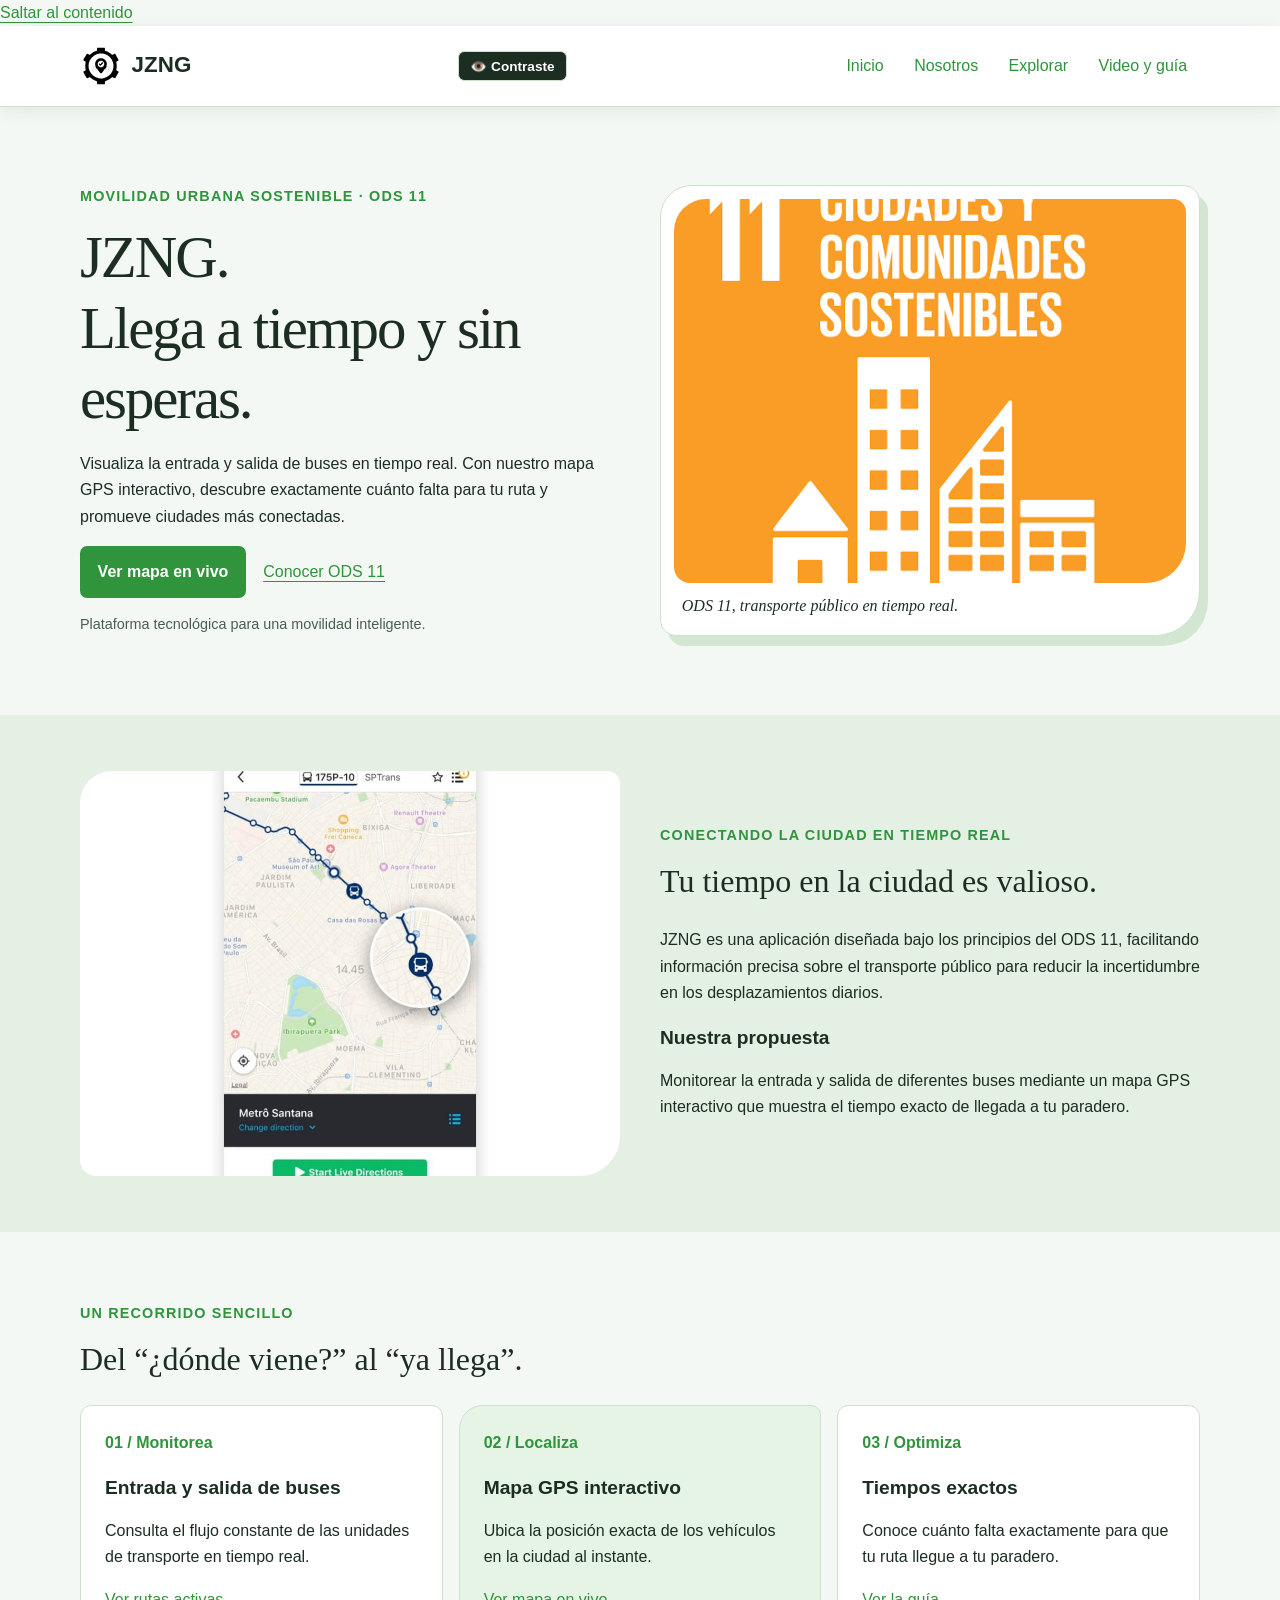
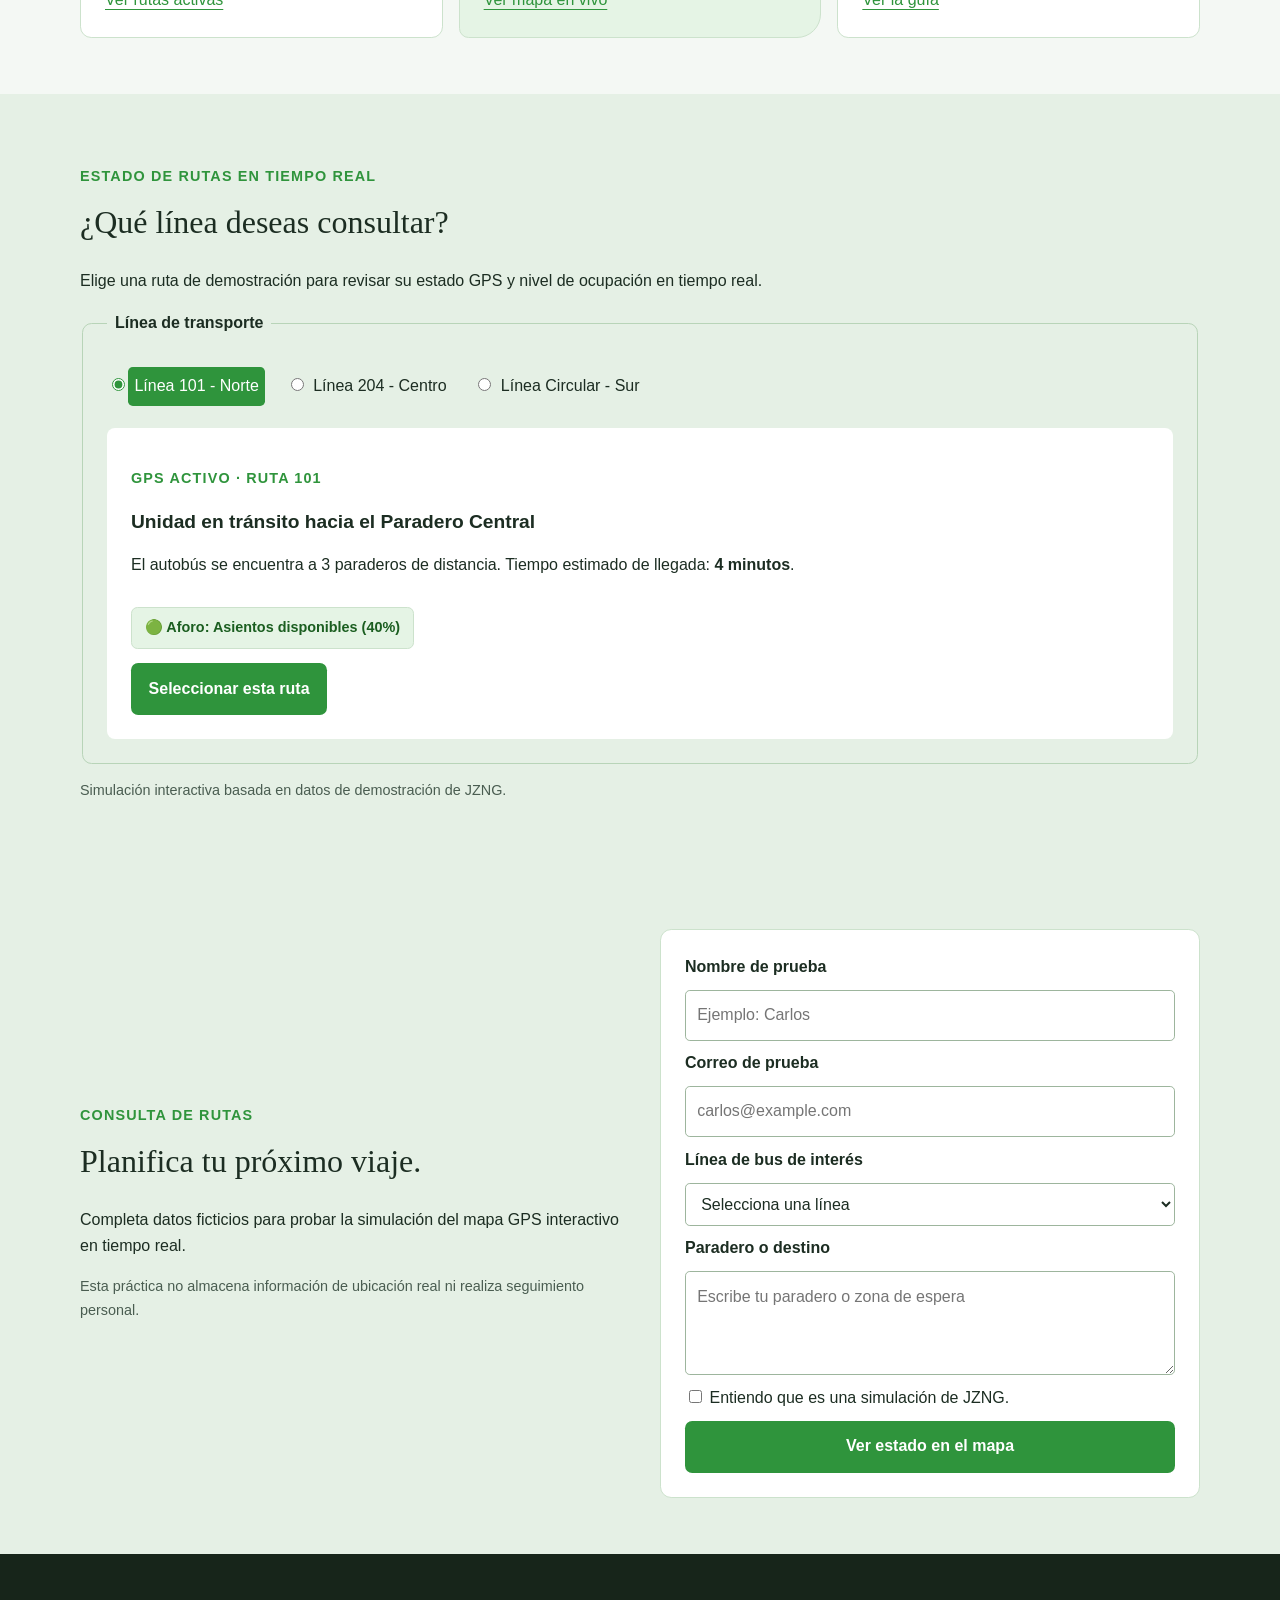
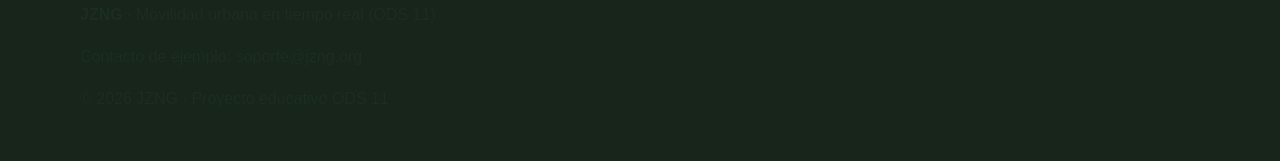
<file: index.html>
<!DOCTYPE html>
<html lang="es">

<head>
  <meta charset="UTF-8">
  <meta name="viewport" content="width=device-width, initial-scale=1.0">
  <title>Inicio | JZNG</title>
  <link rel="stylesheet" href="css/estilos.css">
  <link rel="icon" type="image/svg+xml" href="iconos/favicon.svg">
  <!-- Script principal del menú y la accesibilidad con defer -->
  <script src="js/menu.js" defer></script>
</head>

<body>
  <a class="saltar" href="#contenido">Saltar al contenido</a>
  
  <header class="cabecera">
    <div class="contenedor barra">
      <a class="marca" href="index.html"><img src="iconos/favicon.svg" alt="" width="42" height="42">JZNG</a>
      
      <!-- NUEVA FUNCIONALIDAD: Botón de Modo Accesible / Alto Contraste -->
      <button id="boton-contraste" aria-label="Activar alto contraste" class="boton-contraste" title="Alto contraste">
        👁️ Contraste
      </button>

      <!-- Botón de menú móvil -->
      <button id="boton-menu" aria-expanded="false" aria-label="Abrir menú" class="boton-hamburguesa">
        <span id="texto-menu">Menú</span>
      </button>

      <!-- Navegación principal (comienza oculta en móvil mediante el atributo hidden) -->
      <nav id="navegacion" aria-label="Navegación principal" hidden>
        <ul class="menu">
          <li><a href="index.html#inicio">Inicio</a></li>
          <li><a href="index.html#nosotros">Nosotros</a></li>
          <li>
            <details id="resolver" class="desplegable">
              <summary>Explorar</summary>
              <ul class="submenu">
                <li><a href="index.html#servicios">Funciones</a></li>
                <li><a href="index.html#orientador">Mapa GPS</a></li>
                <li><a href="index.html#contacto">Consultar ruta</a></li>
              </ul>
            </details>
          </li>
          <li><a href="recursos.html">Video y guía</a></li>
        </ul>
      </nav>
    </div>
  </header>

  <main id="contenido">
    <section id="inicio" class="hero contenedor dos-columnas" aria-labelledby="titulo">
      <div>
        <p class="etiqueta">MOVILIDAD URBANA SOSTENIBLE · ODS 11</p>
        <h1 id="titulo">JZNG.<br>Llega a tiempo y sin esperas.</h1>
        <p>Visualiza la entrada y salida de buses en tiempo real. Con nuestro mapa GPS interactivo, descubre exactamente cuánto falta para tu ruta y promueve ciudades más conectadas.</p>
        <a class="boton" href="#orientador">Ver mapa en vivo</a>
        <a class="enlace" href="recursos.html">Conocer ODS 11</a>
        <p class="nota">Plataforma tecnológica para una movilidad inteligente.</p>
      </div>
      <figure class="postal"><img class="foto" src="imagenes/ods11.png" alt="Movilidad urbana sostenible con JZNG" width="1200" height="1000">
        <figcaption>ODS 11, transporte público en tiempo real.</figcaption>
      </figure>
    </section>
    
    <section id="nosotros" class="seccion fondo">
      <div class="contenedor dos-columnas">
        <img class="foto" src="imagenes/feria.jpeg" alt="Red de transporte público en la ciudad" width="1000" height="667" loading="lazy">
        <div>
          <p class="etiqueta">Conectando la ciudad en tiempo real</p>
          <h2>Tu tiempo en la ciudad es valioso.</h2>
          <p>JZNG es una aplicación diseñada bajo los principios del ODS 11, facilitando información precisa sobre el transporte público para reducir la incertidumbre en los desplazamientos diarios.</p>
          <h3>Nuestra propuesta</h3>
          <p>Monitorear la entrada y salida de diferentes buses mediante un mapa GPS interactivo que muestra el tiempo exacto de llegada a tu paradero.</p>
        </div>
      </div>
    </section>

    <section id="servicios" class="seccion contenedor">
      <p class="etiqueta">Un recorrido sencillo</p>
      <h2>Del “¿dónde viene?” al “ya llega”.</h2>
      <div class="tarjetas">
        <article class="tarjeta"><span class="numero">01 / Monitorea</span>
          <h3>Entrada y salida de buses</h3>
          <p>Consulta el flujo constante de las unidades de transporte en tiempo real.</p><a href="#orientador">Ver rutas activas</a>
        </article>
        <article class="tarjeta"><span class="numero">02 / Localiza</span>
          <h3>Mapa GPS interactivo</h3>
          <p>Ubica la posición exacta de los vehículos en la ciudad al instante.</p><a href="#contacto">Ver mapa en vivo</a>
        </article>
        <article class="tarjeta"><span class="numero">03 / Optimiza</span>
          <h3>Tiempos exactos</h3>
          <p>Conoce cuánto falta exactamente para que tu ruta llegue a tu paradero.</p><a href="recursos.html">Ver la guía</a>
        </article>
      </div>
    </section>

    <!-- SECCIÓN ORIENTADOR CON INDICADOR DE AFORO -->
    <section id="orientador" class="seccion fondo">
      <div class="contenedor">
        <p class="etiqueta">Estado de rutas en tiempo real</p>
        <h2>¿Qué línea deseas consultar?</h2>
        <p>Elige una ruta de demostración para revisar su estado GPS y nivel de ocupación en tiempo real.</p>
        
        <fieldset class="orientador">
          <legend>Línea de transporte</legend>
          <input type="radio" name="objeto" id="mochila" checked><label for="mochila">Línea 101 - Norte</label>
          <input type="radio" name="objeto" id="libreta"><label for="libreta">Línea 204 - Centro</label>
          <input type="radio" name="objeto" id="abrigo"><label for="abrigo">Línea Circular - Sur</label>
          
          <div class="resultados">
            <div class="respuesta mochila">
              <p class="etiqueta">GPS Activo · Ruta 101</p>
              <h3>Unidad en tránsito hacia el Paradero Central</h3>
              <p>El autobús se encuentra a 3 paraderos de distancia. Tiempo estimado de llegada: <strong>4 minutos</strong>.</p>
              <p class="ocupacion disponible">🟢 Aforo: <strong>Asientos disponibles (40%)</strong></p>
            </div>
            
            <div class="respuesta libreta">
              <p class="etiqueta">GPS Activo · Ruta 204</p>
              <h3>Autobús próximo a salir del terminal sur</h3>
              <p>La unidad está completando su pausa programada. Tiempo estimado de llegada a tu ubicación: <strong>9 minutos</strong>.</p>
              <p class="ocupacion moderado">🟡 Aforo: <strong>Tráfico moderado / Parcial (75%)</strong></p>
            </div>
            
            <div class="respuesta abrigo">
              <p class="etiqueta">GPS Activo · Línea Circular</p>
              <h3>Vehículo circulando con normalidad</h3>
              <p>Tránsito fluido en la vía principal. Tiempo estimado de llegada al siguiente punto: <strong>2 minutos</strong>.</p>
              <p class="ocupacion lleno">🔴 Aforo: <strong>Unidad llena / Sin asientos (95%)</strong></p>
            </div>
            
            <a class="boton" href="#contacto">Seleccionar esta ruta</a>
          </div>
        </fieldset>
        <p class="nota">Simulación interactiva basada en datos de demostración de JZNG.</p>
      </div>
    </section>

    <section id="contacto" class="seccion fondo">
      <div class="contenedor dos-columnas">
        <div>
          <p class="etiqueta">Consulta de rutas</p>
          <h2>Planifica tu próximo viaje.</h2>
          <p>Completa datos ficticios para probar la simulación del mapa GPS interactivo en tiempo real.</p>
          <p class="nota">Esta práctica no almacena información de ubicación real ni realiza seguimiento personal.</p>
        </div>
        
        <form action="confirmacion.html" method="get" class="formulario">
          <label for="nombre">Nombre de prueba</label><input id="nombre" type="text" required maxlength="60" placeholder="Ejemplo: Carlos" autocomplete="off">
          <label for="correo">Correo de prueba</label><input id="correo" type="email" required placeholder="carlos@example.com" autocomplete="off">
          <label for="actividad">Línea de bus de interés</label><select id="actividad" required>
            <option value="">Selecciona una línea</option>
            <option>Línea 101 - Norte</option>
            <option>Línea 204 - Centro</option>
            <option>Línea Circular - Sur</option>
          </select>
          <label for="detalle">Paradero o destino</label><textarea id="detalle" required minlength="8" maxlength="240" rows="3" placeholder="Escribe tu paradero o zona de espera"></textarea>
          <div><input id="acepto" type="checkbox" required> <label for="acepto">Entiendo que es una simulación de JZNG.</label>
          </div>
          <button type="submit" class="boton">Ver estado en el mapa</button>
        </form>
      </div>
    </section>
  </main>

  <footer class="pie">
    <div class="contenedor">
      <p><strong>JZNG</strong> · Movilidad urbana en tiempo real (ODS 11)</p>
      <p>Contacto de ejemplo: soporte@jzng.org</p>
      <p>© 2026 JZNG · Proyecto educativo ODS 11</p>
    </div>
  </footer>
</body>

</html>
</file>
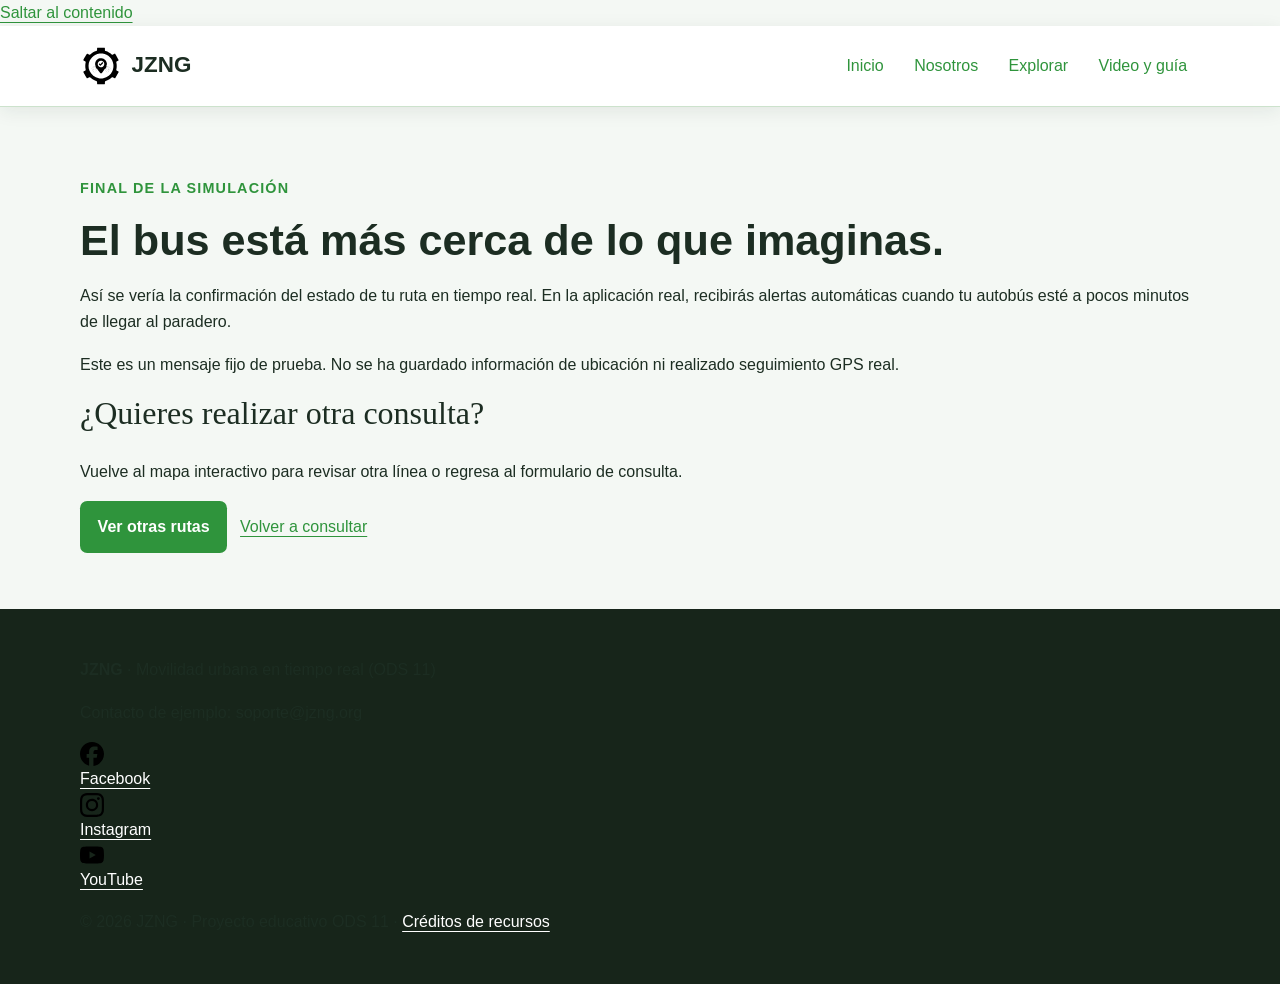
<file: confirmacion.html>
<!DOCTYPE html>
<html lang="es">

<head>
  <meta charset="UTF-8">
  <!-- PASO 1: permite que el navegador use el ancho real del celular. -->
  <meta name="viewport" content="width=device-width, initial-scale=1.0">
  <title>Siguiente paso | JZNG</title>
  <!-- PASO 2: conectar este HTML con el archivo CSS compartido. -->
  <link rel="stylesheet" href="css/estilos.css">
  <!-- Este icono aparece en la pestaña del navegador. -->
  <link rel="icon" type="image/svg+xml" href="iconos/favicon.svg">
</head>

<body>
  <a class="saltar" href="#contenido">Saltar al contenido</a>
  <!-- PASO 3: este header permanece visible con position: sticky en CSS. -->
  <header class="cabecera">
    <div class="contenedor barra">
      <a class="marca" href="index.html"><img src="iconos/favicon.svg" alt="" width="42" height="42">JZNG</a>
      <!-- PASO 4: la lista principal se ordena horizontalmente con Flexbox. -->
      <nav aria-label="Navegación principal">
        <ul class="menu">
          <li><a href="index.html#inicio">Inicio</a></li>
          <li><a href="index.html#nosotros">Nosotros</a></li>
          <li>
            <!-- details abre el submenú con clic, Enter o toque; no necesita JS. -->
            <details class="desplegable">
              <summary>Explorar</summary>
              <!-- Esta lista es el menú vertical desplegable. -->
              <ul class="submenu">
                <li><a href="index.html#servicios">Funciones</a></li>
                <li><a href="index.html#orientador">Mapa GPS</a></li>
                <li><a href="index.html#contacto">Consultar ruta</a></li>
              </ul>
            </details>
          </li>
          <li><a href="recursos.html">Video y guía</a></li>
        </ul>
      </nav>
    </div>
  </header>
  <main id="contenido" class="contenedor seccion">
    <section class="confirmacion" aria-labelledby="confirmado">
      <p class="etiqueta">Final de la simulación</p>
      <h1 id="confirmado">El bus está más cerca de lo que imaginas.</h1>
      <p>Así se vería la confirmación del estado de tu ruta en tiempo real. En la aplicación real, recibirás alertas automáticas cuando tu autobús esté a pocos minutos de llegar al paradero.</p>
      <p>Este es un mensaje fijo de prueba. No se ha guardado información de ubicación ni realizado seguimiento GPS real.</p>
      <h2>¿Quieres realizar otra consulta?</h2>
      <p>Vuelve al mapa interactivo para revisar otra línea o regresa al formulario de consulta.</p><a class="boton"
        href="index.html#orientador">Ver otras rutas</a><a class="enlace" href="index.html#contacto">Volver a consultar</a>
    </section>
  </main>
  <!-- PASO FINAL: pie compartido por las páginas del sitio. -->
  <footer class="pie">
    <div class="contenedor">
      <p><strong>JZNG</strong> · Movilidad urbana en tiempo real (ODS 11)</p>
      <p>Contacto de ejemplo: soporte@jzng.org</p>
      <nav class="redes" aria-label="Redes sociales de referencia">
        <!-- Son páginas generales de las redes; reemplazar por cuentas del proyecto. -->
        <a href="https://www.facebook.com/" target="_blank" rel="noopener noreferrer"><img src="iconos/facebook.svg"
            alt="" width="24" height="24">Facebook</a>
        <a href="https://www.instagram.com/" target="_blank" rel="noopener noreferrer"><img src="iconos/instagram.svg"
            alt="" width="24" height="24">Instagram</a>
        <a href="https://www.youtube.com/" target="_blank" rel="noopener noreferrer"><img src="iconos/youtube.svg"
            alt="" width="24" height="24">YouTube</a>
      </nav>
      <p>© 2026 JZNG · Proyecto educativo ODS 11 · <a href="FUENTES.txt">Créditos de recursos</a></p>
    </div>
  </footer>
</body>

</html>
</file>
<file: css/estilos.css>
/* PASO 1. El ancho incluye padding y borde: facilita calcular tamaños. */
* {
  box-sizing: border-box;
}

/* PASO 2. Estilos generales que heredan los textos. */
body {
  margin: 0;
  font-family: Arial, sans-serif;
  color: #1c2d22; /* Color de texto oscuro natural por defecto */
  background: #f4f8f4;
  line-height: 1.65;
}

h1,
h2,
h3 {
  line-height: 1.2;
  color: #1c2d22; /* Textos de títulos limpios y oscuros por defecto */
}

h1 {
  font-size: 2.7rem;
  margin: 0 0 1rem;
}

h2 {
  font-size: 2rem;
  margin-top: 0;
}

h3 {
  font-size: 1.2rem;
}

p {
  color: #1c2d22; /* Asegura que los párrafos mantengan el color legible normal */
}

a {
  color: #2f943c;
  text-underline-offset: 4px;
}

/* El foco visible permite recorrer la web con el teclado. */
a:focus-visible,
button:focus-visible,
summary:focus-visible,
input:focus-visible,
select:focus-visible {
  outline: 3px solid #16a34a;
  outline-offset: 4px;
}

/* PASO 3. Nunca estirar una imagen más allá de su contenedor. */
img {
  max-width: 100%;
  height: auto;
  display: block;
}

.contenedor {
  width: 92%;
  max-width: 1120px;
  margin: 0 auto;
}

.seccion {
  padding: 3.5rem 0;
}

.fondo {
  background: #e5f0e5;
}

.etiqueta {
  font-weight: bold;
  color: #2f943c;
  font-size: .9rem;
  text-transform: uppercase;
  letter-spacing: .08em;
}

.nota {
  font-size: .9rem;
  color: #4a5d51;
}

/* PASO 4. Flexbox alinea logo y navegación. */
.cabecera {
  background: white;
  border-bottom: 1px solid #cce2cc;
  position: sticky;
  top: 0;
  z-index: 100;
  box-shadow: 0 4px 18px #1c2d2215;
}

.barra {
  display: flex;
  align-items: center;
  justify-content: space-between;
  gap: 1rem;
  flex-wrap: wrap;
  padding: 1rem 0;
}

.marca {
  display: flex;
  align-items: center;
  gap: .6rem;
  text-decoration: none;
  font-size: 1.4rem;
  font-weight: bold;
  color: #1c2d22;
}

.menu {
  display: flex;
  flex-wrap: wrap;
  align-items: center;
  gap: .3rem;
  list-style: none;
  margin: 0;
  padding: 0;
}

.menu a,
summary {
  display: block;
  padding: .65rem .8rem;
  color: #2f943c;
  cursor: pointer;
}

.menu a {
  text-decoration: none;
}

.menu a:hover,
summary:hover {
  background: #d8ebd8;
  border-radius: .4rem;
}

/* Dejar espacio al navegar con #id */
section[id],
main[id] {
  scroll-margin-top: 130px;
}

/* PASO 5. Submenú desplegable */
.desplegable {
  position: relative;
}

summary {
  list-style: revert;
}

.submenu {
  position: absolute;
  top: 100%;
  left: 0;
  width: 230px;
  padding: .5rem;
  margin: .3rem 0 0;
  list-style: none;
  background: white;
  border: 1px solid #b8d4b8;
  border-radius: .5rem;
  box-shadow: 0 8px 20px #1c2d2220;
  z-index: 10;
}

.submenu a {
  color: #2f943c;
}

/* PASO 6. Grillas y columnas */
.dos-columnas {
  display: grid;
  grid-template-columns: repeat(2, minmax(0, 1fr));
  gap: 2.5rem;
  align-items: center;
}

.dos-columnas>* {
  min-width: 0;
}

.hero {
  padding-top: 4rem;
  padding-bottom: 4rem;
}

.foto {
  width: 100%;
  aspect-ratio: 4 / 3;
  object-fit: cover;
  border-radius: 2rem .8rem 2.5rem 1rem;
}

/* Botones y elementos generales */
.boton {
  display: inline-block;
  padding: .8rem 1.1rem;
  background: #2f943c;
  color: white;
  border: 0;
  border-radius: .45rem;
  font: inherit;
  font-weight: bold;
  text-decoration: none;
  cursor: pointer;
}

.boton:hover {
  background: #247230;
}

.enlace {
  display: inline-block;
  margin: .8rem;
}

.tarjetas {
  display: grid;
  grid-template-columns: repeat(3, minmax(0, 1fr));
  gap: 1rem;
}

.tarjeta {
  padding: 1.5rem;
  border: 1px solid #cce2cc;
  border-radius: .7rem;
  background: white;
}

.numero {
  color: #2f943c;
  font-weight: bold;
}

.galeria {
  display: grid;
  grid-template-columns: repeat(2, minmax(0, 1fr));
  gap: 1rem;
}

figure {
  margin: 0;
}

.galeria img {
  width: 100%;
  aspect-ratio: 3 / 2;
  object-fit: cover;
  border-radius: .6rem;
}

figcaption {
  padding-top: .5rem;
}

blockquote {
  margin-left: 0;
  font-size: 1.35rem;
}

.orientador {
  border: 1px solid #b8d4b8;
  border-radius: .6rem;
  padding: 1.5rem;
  min-width: 0;
}

legend {
  font-weight: bold;
  padding: 0 .5rem;
  color: #1c2d22;
}

.orientador>label {
  display: inline-block;
  margin: .4rem 1rem .4rem 0;
  padding: .4rem;
  cursor: pointer;
  color: #1c2d22;
}

.orientador>input:checked+label {
  background: #2f943c;
  color: white;
  border-radius: .3rem;
}

.resultados {
  background: white;
  padding: 1.5rem;
  border-radius: .5rem;
  margin-top: 1rem;
}

.respuesta {
  display: none;
}

#mochila:checked~.resultados .mochila,
#libreta:checked~.resultados .libreta,
#abrigo:checked~.resultados .abrigo {
  display: block;
}

/* Indicador de Ocupación / Aforo (NUEVA FUNCIONALIDAD) */
.ocupacion {
  font-size: 0.9rem;
  font-weight: bold;
  padding: .5rem .8rem;
  border-radius: .4rem;
  margin-top: .8rem;
  display: inline-block;
}

.ocupacion.disponible {
  background: #e5f4e5;
  color: #1b5e20;
  border: 1px solid #cce2cc;
}

.ocupacion.moderado {
  background: #fff8e1;
  color: #f57f17;
  border: 1px solid #ffe082;
}

.ocupacion.lleno {
  background: #ffebee;
  color: #c62828;
  border: 1px solid #ffcdd2;
}

.formulario {
  display: grid;
  gap: .6rem;
  background: white;
  border: 1px solid #cce2cc;
  padding: 1.5rem;
  border-radius: .7rem;
}

.formulario>label {
  font-weight: bold;
  color: #1c2d22;
}

input[type="text"],
input[type="email"],
select,
textarea {
  width: 100%;
  min-width: 0;
  font: inherit;
  padding: .7rem;
  border: 1px solid #9db59d;
  border-radius: .3rem;
  background: white;
  color: #1c2d22;
}

input[type="radio"],
input[type="checkbox"] {
  accent-color: #2f943c;
}

.pie {
  background: #17251a;
  color: white;
  padding: 2rem 0;
}

.pie a {
  color: white;
}

/* Botones de Cabecera (Alto Contraste y Menú Hamburguesa) */
.boton-contraste {
  background: #1c2d22;
  color: white;
  border: 1px solid #cce2cc;
  padding: .4rem .7rem;
  font-weight: bold;
  font-size: 0.85rem;
  border-radius: .4rem;
  cursor: pointer;
  display: inline-flex;
  align-items: center;
  gap: .3rem;
}

.boton-contraste:hover {
  background: #2f943c;
}

.boton-hamburguesa {
  display: none;
  background: transparent;
  border: 2px solid #2f943c;
  color: #2f943c;
  padding: .4rem .7rem;
  font-weight: bold;
  font-size: 0.9rem;
  border-radius: .4rem;
  cursor: pointer;
  align-items: center;
  gap: .4rem;
}

.boton-hamburguesa:hover {
  background: #d8ebd8;
}

.boton-hamburguesa::before {
  content: "☰";
  font-size: 1.2rem;
  line-height: 1;
}

/* ==========================================
   ESTILOS DE MODO ALTO CONTRASTE (ACCESIBILIDAD)
   ========================================== */
body.alto-contraste {
  background: #000000 !important;
  color: #ffffff !important;
}

body.alto-contraste p,
body.alto-contraste span,
body.alto-contraste label,
body.alto-contraste legend {
  color: #ffffff !important;
}

body.alto-contraste .cabecera,
body.alto-contraste .fondo,
body.alto-contraste .tarjeta,
body.alto-contraste .resultados,
body.alto-contraste .formulario,
body.alto-contraste input,
body.alto-contraste select,
body.alto-contraste textarea,
body.alto-contraste .submenu {
  background: #121212 !important;
  color: #ffffff !important;
  border-color: #ffff00 !important;
}

body.alto-contraste h1,
body.alto-contraste h2,
body.alto-contraste h3,
body.alto-contraste a,
body.alto-contraste .etiqueta,
body.alto-contraste .numero {
  color: #ffff00 !important;
}

body.alto-contraste .boton,
body.alto-contraste .boton-hamburguesa,
body.alto-contraste .boton-contraste {
  background: #ffff00 !important;
  color: #000000 !important;
  border-color: #ffff00 !important;
  font-weight: bold;
}

/* TABLET (900px o menos) */
@media (max-width: 900px) {
  .barra {
    gap: .4rem;
  }

  .tarjetas {
    grid-template-columns: repeat(2, minmax(0, 1fr));
  }

  h1 {
    font-size: 2.2rem;
  }
}

/* CELULAR (600px o menos) */
@media (max-width: 600px) {
  h1 {
    font-size: 1.9rem;
  }

  h2 {
    font-size: 1.6rem;
  }

  .dos-columnas,
  .tarjetas,
  .galeria {
    grid-template-columns: 1fr;
  }

  .dos-columnas {
    gap: 1.5rem;
  }

  .hero,
  .seccion {
    padding-top: 2.2rem;
    padding-bottom: 2.2rem;
  }

  /* Fuerza a que el atributo hidden oculte el menú en móvil */
  #navegacion[hidden] {
    display: none !important;
  }

  .boton-hamburguesa {
    display: inline-flex;
  }

  .barra nav {
    width: 100%;
  }

  .menu {
    flex-direction: column;
    align-items: stretch;
    gap: .3rem;
  }

  .menu a,
  summary {
    padding: .65rem .8rem;
    font-size: 1rem;
  }

  .submenu {
    position: static;
    width: 100%;
    max-width: 100%;
    box-shadow: none;
    border: none;
    background: #e5f0e5;
    margin-top: .3rem;
  }

  section[id],
  main[id] {
    scroll-margin-top: 190px;
  }
}

/* En escritorio el botón hamburguesa se oculta y el menú se muestra siempre */
@media (min-width: 601px) {
  .boton-hamburguesa {
    display: none !important;
  }
  
  #navegacion {
    display: block !important;
  }
}

/* Detalles naturales y tipografía */
.postal {
  background: #fff;
  padding: .8rem;
  border: 1px solid #cce2cc;
  border-radius: 2rem 1rem 2.8rem 1rem;
  box-shadow: 8px 10px 0 #d2e6d2;
}

.postal figcaption {
  padding: .6rem .5rem .2rem;
  font-family: Georgia, serif;
  font-style: italic;
  color: #1c2d22;
}

.hero h1 {
  font-family: Georgia, serif;
  font-weight: normal;
  font-size: clamp(2.2rem, 4.6vw, 3.8rem);
  letter-spacing: -.035em;
}

h2 {
  font-family: Georgia, serif;
  font-weight: normal;
}

.tarjeta:nth-child(2) {
  background: #e5f4e5;
  border-radius: 1.5rem .6rem 1.5rem .6rem;
}

blockquote {
  font-family: Georgia, serif;
  font-style: italic;
  max-width: 780px;
  color: #1c2d22;
}

textarea {
  resize: vertical;
}
</file>
